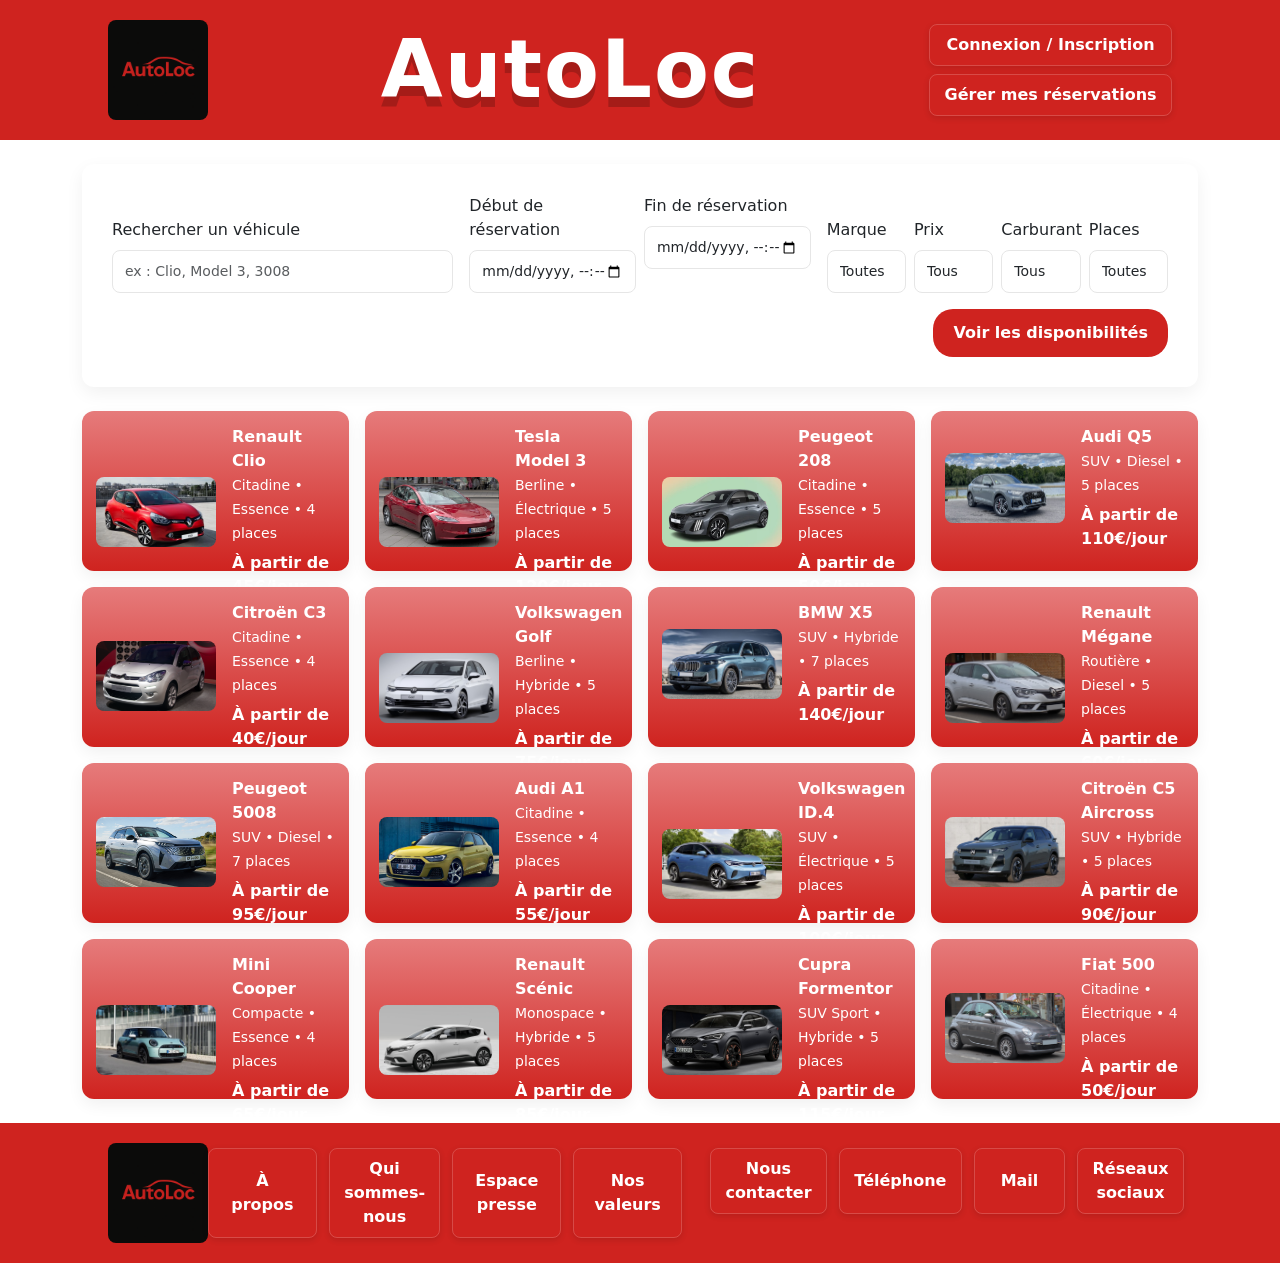
<file: indexbootstrap.html>
<!doctype html>
<html lang="fr">

<head>
  <meta charset="utf-8" />
  <meta name="viewport" content="width=device-width,initial-scale=1" />
  <title>AutoLoc - Location de voiture</title>
  <link rel="icon" type="image/png" href="Images/Favicon.ico">
  <link href="https://cdn.jsdelivr.net/npm/bootstrap@5.3.3/dist/css/bootstrap.min.css" rel="stylesheet">
  <link rel="stylesheet" href="style.css/indexbootstrap.css">
</head>

<body>

  <!-- ======== HEADER ======== -->
  <header class="site-header" role="banner">
    <div class="header-inner container-fluid d-flex justify-content-between align-items-center px-5">
    <div class="header-left d-flex align-items-center gap-3">
        <a class="logo d-flex align-items-center" href="index.html" aria-label="AutoLoc - accueil">
          <img src="Images/Logo.png" alt="Logo AutoLoc" class="logo-img me-3">
        </a>
      </div>

      <div class="header-center flex-fill d-flex justify-content-center">
        <a href="index.html" class="logo text-decoration-none text-white">
          <h1 class="site-title m-0">AutoLoc</h1>
        </a>
      </div>

      <div class="header-right d-flex align-items-center">
        <nav class="stacked-btn d-flex flex-column" role="navigation" aria-label="actions utilisateur">
          <button type="button" class="btn btn-auth mb-2" onclick="window.location.href='inscription.html'" id="btn-auth">Connexion / Inscription</button>
          <button type="button" class="btn btn-res" id="btn-res">Gérer mes réservations</button>
        </nav>
      </div>
    </div>
  </header>

  <!-- ======== MAIN ======== -->
  <main class="py-4">
    <div class="container">

      <!-- ======== Barre de recherche ======== -->
      <form class="search-bar" id="searchForm" aria-label="Recherche de véhicule"
        onsubmit="event.preventDefault(); performSearch();">

        <div class="row g-3 align-items-end">

          <!-- recherche texte -->
          <div class="col-12 col-md-4">
            <label for="q" class="form-label">Rechercher un véhicule</label>
            <input id="q" name="q" class="form-control search-input" placeholder="ex : Clio, Model 3, 3008" />
          </div>

          <!-- dates -->
          <div class="col-12 col-md-4">
            <div class="row g-2">
              <div class="col-6">
                <label for="start" class="form-label">Début de réservation</label>
                <input type="datetime-local" id="start" name="start" class="form-control datetime-select">
              </div>
              <div class="col-6">
                <label for="end" class="form-label">Fin de réservation</label>
                <input type="datetime-local" id="end" name="end" class="form-control datetime-select">
              </div>
            </div>
          </div>

          <!-- filtres -->
          <div class="col-12 col-md-4">
            <div class="row g-2">
              <div class="col-6 col-lg-3">
                <label for="marque" class="form-label">Marque</label>
                <select id="marque" class="form-select filter-select" name="type">
                  <option value="toutes">Toutes</option>
                  <option value="renault">Renault</option>
                  <option value="citroen">Citroën</option>
                  <option value="volkswagen">Volkswagen</option>
                  <option value="bmw">BMW</option>
                  <option value="peugeot">Peugeot</option>
                  <option value="tesla">Tesla</option>
                  <option value="audi">Audi</option>
                </select>
              </div>

              <div class="col-6 col-lg-3">
                <label for="price" class="form-label">Prix</label>
                <select id="price" class="form-select filter-select" name="price">
                  <option value="all">Tous</option>
                  <option value="lt500">&lt;60€/j</option>
                  <option value="500-1000">60-100€/j</option>
                  <option value="gt1000">&gt;100€/j</option>
                </select>
              </div>

              <div class="col-6 col-lg-3">
                <label for="fuel" class="form-label">Carburant</label>
                <select id="fuel" class="form-select filter-select" name="fuel">
                  <option value="any">Tous</option>
                  <option value="essence">Essence</option>
                  <option value="diesel">Diesel</option>
                  <option value="electrique">Électrique</option>
                  <option value="hybride">Hybride</option>
                </select>
              </div>

              <div class="col-6 col-lg-3">
                <label for="seats" class="form-label">Places</label>
                <select id="seats" class="form-select filter-select" name="seats">
                  <option value="any">Toutes</option>
                  <option value="2">2</option>
                  <option value="4">4</option>
                  <option value="5">5</option>
                  <option value="7">7+</option>
                </select>
              </div>
            </div>
          </div>

          <div class="col-12 d-flex justify-content-end">
            <button type="submit" class="btn search-submit" aria-label="Valider la recherche">Voir les disponibilités</button>
          </div>
        </div>
      </form>

      <!-- ======== Résultats ======== -->

      <section class="results-container mt-4">
        <div class="row g-3" aria-live="polite" id="results">

          <div class="col-12 col-sm-6 col-lg-3">
            <button class="card result-card w-100 text-start" onclick="window.location.href='vehicule-clio.html'">
              <div class="d-flex align-items-center gap-3">
                <div class="thumb flex-shrink-0"><img src="Images/Photos voiture/renault/renaultclio1.jpg.webp" alt="Renault Clio"></div>
                <div>
                  <strong>Renault Clio</strong><br>
                  <small>Citadine • Essence • 4 places</small><br>
                  <span class="price">À partir de 45€/jour</span>
                </div>
              </div>
            </button>
          </div>

          <div class="col-12 col-sm-6 col-lg-3">
            <button class="card result-card w-100 text-start" onclick="window.location.href='tesla.html'">
              <div class="d-flex align-items-center gap-3">
                <div class="thumb flex-shrink-0"><img src="Images/Photos voiture/tesla/tesla1.jpg" alt="Tesla Model 3"></div>
                <div>
                  <strong>Tesla Model 3</strong><br>
                  <small>Berline • Électrique • 5 places</small><br>
                  <span class="price">À partir de 120€/jour</span>
                </div>
              </div>
            </button>
          </div>

          <div class="col-12 col-sm-6 col-lg-3">
            <button class="card result-card w-100 text-start" onclick="window.location.href='vehicule-208.html'">
              <div class="d-flex align-items-center gap-3">
                <div class="thumb flex-shrink-0"><img src="Images/Photos voiture/peugeot/peugeot2081.jpg" alt="Peugeot 208"></div>
                <div>
                  <strong>Peugeot 208</strong><br>
                  <small>Citadine • Essence • 5 places</small><br>
                  <span class="price">À partir de 50€/jour</span>
                </div>
              </div>
            </button>
          </div>

          <div class="col-12 col-sm-6 col-lg-3">
            <button class="card result-card w-100 text-start" onclick="window.location.href='vehicule-q5.html'">
              <div class="d-flex align-items-center gap-3">
                <div class="thumb flex-shrink-0"><img src="Images/Photos voiture/audi/audiq51.jpg" alt="Audi Q5"></div>
                <div>
                  <strong>Audi Q5</strong><br>
                  <small>SUV • Diesel • 5 places</small><br>
                  <span class="price">À partir de 110€/jour</span>
                </div>
              </div>
            </button>
          </div>

          <div class="col-12 col-sm-6 col-lg-3">
            <button class="card result-card w-100 text-start" onclick="window.location.href='vehicule-c3.html'">
              <div class="d-flex align-items-center gap-3">
                <div class="thumb flex-shrink-0"><img src="Images/Photos voiture/citroen/citroenC31.jpg" alt="Citroën C3"></div>
                <div>
                  <strong>Citroën C3</strong><br>
                  <small>Citadine • Essence • 4 places</small><br>
                  <span class="price">À partir de 40€/jour</span>
                </div>
              </div>
            </button>
          </div>

          <div class="col-12 col-sm-6 col-lg-3">
            <button class="card result-card w-100 text-start" onclick="window.location.href='vehicule-golf.html'">
              <div class="d-flex align-items-center gap-3">
                <div class="thumb flex-shrink-0"><img src="Images/Photos voiture/volkswagen/volkswagengolf1.jpg" alt="Volkswagen Golf"></div>
                <div>
                  <strong>Volkswagen Golf</strong><br>
                  <small>Berline • Hybride • 5 places</small><br>
                  <span class="price">À partir de 75€/jour</span>
                </div>
              </div>
            </button>
          </div>

          <div class="col-12 col-sm-6 col-lg-3">
            <button class="card result-card w-100 text-start" onclick="window.location.href='vehicule-x5.html'">
              <div class="d-flex align-items-center gap-3">
                <div class="thumb flex-shrink-0"><img src="Images/Photos voiture/BMW/BMWX51.jpg" alt="BMW X5"></div>
                <div>
                  <strong>BMW X5</strong><br>
                  <small>SUV • Hybride • 7 places</small><br>
                  <span class="price">À partir de 140€/jour</span>
                </div>
              </div>
            </button>
          </div>

          <div class="col-12 col-sm-6 col-lg-3">
            <button class="card result-card w-100 text-start" onclick="window.location.href='vehicule-megane.html'">
              <div class="d-flex align-items-center gap-3">
                <div class="thumb flex-shrink-0"><img src="Images/Photos voiture/renault/renaultmegane1.jpg" alt="Renault Mégane"></div>
                <div>
                  <strong>Renault Mégane</strong><br>
                  <small>Routière • Diesel • 5 places</small><br>
                  <span class="price">À partir de 60€/jour</span>
                </div>
              </div>
            </button>
          </div>
          <div class="col-12 col-sm-6 col-lg-3">
            <button class="card result-card w-100 text-start" onclick="window.location.href='vehicule-5008.html'">
              <div class="d-flex align-items-center gap-3">
                <div class="thumb flex-shrink-0"><img src="Images/Photos voiture/peugeot/peugeot50081.jpg" alt="Peugeot 5008"></div>
                <div>
                  <strong>Peugeot 5008</strong><br>
                  <small>SUV • Diesel • 7 places</small><br>
                  <span class="price">À partir de 95€/jour</span>
                </div>
              </div>
            </button>
          </div>

          <div class="col-12 col-sm-6 col-lg-3">
            <button class="card result-card w-100 text-start" onclick="window.location.href='vehicule-a1.html'">
              <div class="d-flex align-items-center gap-3">
                <div class="thumb flex-shrink-0"><img src="Images/Photos voiture/audi/audia11.jpg" alt="Audi A1"></div>
                <div>
                  <strong>Audi A1</strong><br>
                  <small>Citadine • Essence • 4 places</small><br>
                  <span class="price">À partir de 55€/jour</span>
                </div>
              </div>
            </button>
          </div>

          <div class="col-12 col-sm-6 col-lg-3">
            <button class="card result-card w-100 text-start" onclick="window.location.href='vehicule-id4.html'">
              <div class="d-flex align-items-center gap-3">
                <div class="thumb flex-shrink-0"><img src="Images/Photos voiture/volkswagen/volkswagenid41.jpg" alt="Volkswagen ID.4"></div>
                <div>
                  <strong>Volkswagen ID.4</strong><br>
                  <small>SUV • Électrique • 5 places</small><br>
                  <span class="price">À partir de 100€/jour</span>
                </div>
              </div>
            </button>
          </div>

          <div class="col-12 col-sm-6 col-lg-3">
            <button class="card result-card w-100 text-start" onclick="window.location.href='vehicule-c5aircross.html'">
              <div class="d-flex align-items-center gap-3">
                <div class="thumb flex-shrink-0"><img src="Images/Photos voiture/citroen/citroenc5aircross1.jpg" alt="Citroën C5 Aircross"></div>
                <div>
                  <strong>Citroën C5 Aircross</strong><br>
                  <small>SUV • Hybride • 5 places</small><br>
                  <span class="price">À partir de 90€/jour</span>
                </div>
              </div>
            </button>
          </div>

          <div class="col-12 col-sm-6 col-lg-3">
            <button class="card result-card w-100 text-start" onclick="window.location.href='vehicule-mini.html'">
              <div class="d-flex align-items-center gap-3">
                <div class="thumb flex-shrink-0"><img src="Images/Photos voiture/mini/minicooper1.jpg" alt="Mini Cooper"></div>
                <div>
                  <strong>Mini Cooper</strong><br>
                  <small>Compacte • Essence • 4 places</small><br>
                  <span class="price">À partir de 65€/jour</span>
                </div>
              </div>
            </button>
          </div>

          <div class="col-12 col-sm-6 col-lg-3">
            <button class="card result-card w-100 text-start" onclick="window.location.href='vehicule-scenic.html'">
              <div class="d-flex align-items-center gap-3">
                <div class="thumb flex-shrink-0"><img src="Images/Photos voiture/renault/renaultscenic1.jpg" alt="Renault Scénic"></div>
                <div>
                  <strong>Renault Scénic</strong><br>
                  <small>Monospace • Hybride • 5 places</small><br>
                  <span class="price">À partir de 85€/jour</span>
                </div>
              </div>
            </button>
          </div>

          <div class="col-12 col-sm-6 col-lg-3">
            <button class="card result-card w-100 text-start" onclick="window.location.href='vehicule-cupraformentor.html'">
              <div class="d-flex align-items-center gap-3">
                <div class="thumb flex-shrink-0"><img src="Images/Photos voiture/cupra/cupraformentor1.jpg" alt="Cupra Formentor"></div>
                <div>
                  <strong>Cupra Formentor</strong><br>
                  <small>SUV Sport • Hybride • 5 places</small><br>
                  <span class="price">À partir de 115€/jour</span>
                </div>
              </div>
            </button>
          </div>

          <div class="col-12 col-sm-6 col-lg-3">
            <button class="card result-card w-100 text-start" onclick="window.location.href='vehicule-fiat500.html'">
              <div class="d-flex align-items-center gap-3">
                <div class="thumb flex-shrink-0"><img src="Images/Photos voiture/fiat/fiat5001.jpg" alt="Fiat 500"></div>
                <div>
                  <strong>Fiat 500</strong><br>
                  <small>Citadine • Électrique • 4 places</small><br>
                  <span class="price">À partir de 50€/jour</span>
                </div>
              </div>
            </button>
          </div>

        </div>
      </section>
    </div>
  </main>

  <!-- ======== FOOTER ======== -->

  <footer class="site-footer">
    <div class="footer-inner d-flex justify-content-between align-items-center w-100 px-5">
      <img src="Images/Logo.png" alt="Logo" class="logo-img">
      <div class="footer-columns">

        <div class="row">
          <button class="col footer-btn">À propos</button>
          <button class="col footer-btn">Qui sommes-nous</button>
          <button class="col footer-btn">Espace presse</button>
          <button class="col footer-btn">Nos valeurs</button>
      </div>

        <div class="row" >
          <button class="col footer-btn">Nous contacter</button>
          <button class="col footer-btn">Téléphone</button>
          <button class="col footer-btn">Mail</button>
          <button class="col footer-btn">Réseaux sociaux</button>
        </div>

      </div>
    </div>
</footer>

</body>
</html>
</file>
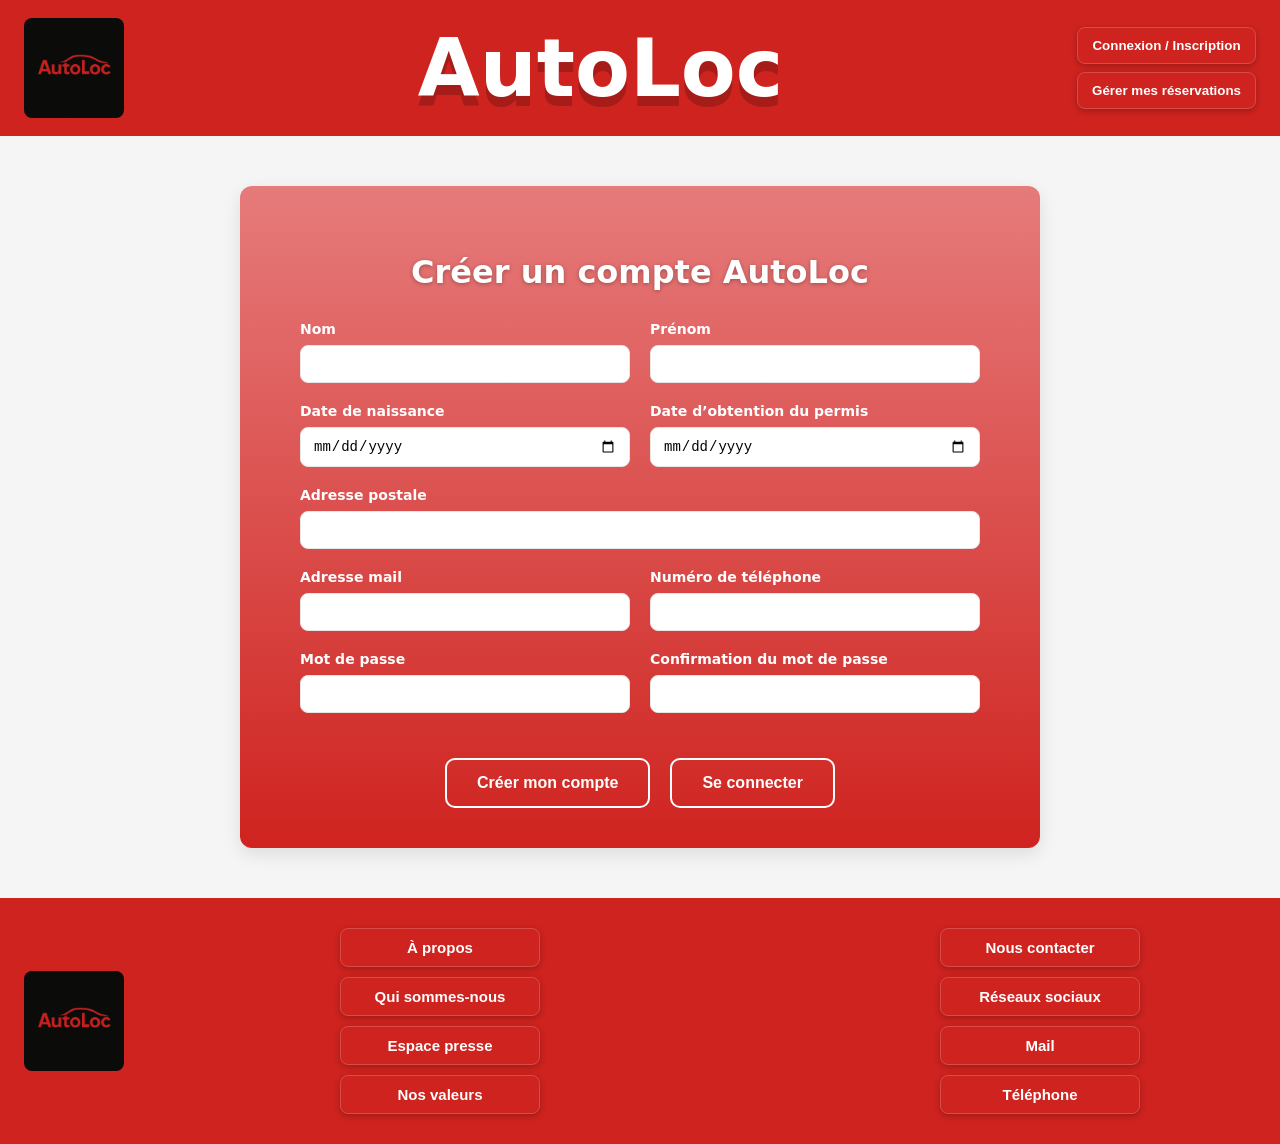
<file: inscription.html>
<!doctype html>
<html lang="fr">

<head>
  <meta charset="utf-8" />
  <meta name="viewport" content="width=device-width,initial-scale=1" />
  <title>AutoLoc - Inscription</title>
  <link rel="stylesheet" href="style.css/inscription.css">
  <link rel="icon" type="image/png" href="Images/Favicon.ico">
</head>

<body>

  <!-- ======== HEADER ======== -->
  <header class="site-header" role="banner">
    <div class="header-left">
      <a class="logo" href="index.html" aria-label="AutoLoc - accueil">
        <img src="Images/Logo.png" alt="Logo AutoLoc" class="logo-img">
      </a>
    </div>

    <div class="header-center">
      <a href="index.html" class="logo">
        <h1 class="site-title">AutoLoc</h1>
      </a>
    </div>

    <div class="header-right">
      <div class="stacked-btn" role="navigation" aria-label="actions utilisateur">
        <button class="btn" id="btn-auth">Connexion / Inscription</button>
        <button class="btn secondary" id="btn-res">Gérer mes réservations</button>
      </div>
    </div>
  </header>

  <!-- ======== MAIN ======== -->
  <main>
    <section class="form-section">
      <h2>Créer un compte AutoLoc</h2>

      <form class="signup-form" aria-label="Formulaire d'inscription" onsubmit="event.preventDefault();">
        <div class="form-group">
          <label for="nom">Nom</label>
          <input type="text" id="nom" name="nom" required>
        </div>

        <div class="form-group">
          <label for="prenom">Prénom</label>
          <input type="text" id="prenom" name="prenom" required>
        </div>

        <div class="form-group">
          <label for="naissance">Date de naissance</label>
          <input type="date" id="naissance" name="naissance" required>
        </div>

        <div class="form-group">
          <label for="permis">Date d’obtention du permis</label>
          <input type="date" id="permis" name="permis" required>
        </div>

        <div class="form-group full-width">
          <label for="adresse">Adresse postale</label>
          <input type="text" id="adresse" name="adresse" required>
        </div>

        <div class="form-group">
          <label for="email">Adresse mail</label>
          <input type="email" id="email" name="email" required>
        </div>

        <div class="form-group">
          <label for="telephone">Numéro de téléphone</label>
          <input type="tel" id="telephone" name="telephone" pattern="[0-9]{10}" required>
        </div>

        <div class="form-group">
          <label for="password">Mot de passe</label>
          <input type="mdp" id="password" name="password" required >
        </div>

        <div class="form-group">
          <label for="password">Confirmation du mot de passe</label>
          <input type="mdp" id="password" name="password" required >
        </div>

      <div class="btn-row">
        <button type="submit" class="submit-btn">Créer mon compte</button>
        <button type="button" class="submit-btn secondary">Se connecter</button>
      </div>

      </form>

    </section>

  </main>

  <!-- ======== FOOTER ======== -->
   
  <footer class="site-footer" role="contentinfo">
    <div class="footer-left">
      <a class="logo" href="index.html" aria-label="AutoLoc - accueil">
        <img src="Images/Logo.png" alt="Logo AutoLoc" class="logo-img">
      </a>
    </div>

    <div class="footer-columns">
      <div class="footer-col">
        <button class="footer-btn">À propos</button>
        <button class="footer-btn">Qui sommes-nous</button>
        <button class="footer-btn">Espace presse</button>
        <button class="footer-btn">Nos valeurs</button>
      </div>

      <div class="footer-col">
        <button class="footer-btn">Nous contacter</button>
        <button class="footer-btn">Réseaux sociaux</button>
        <button class="footer-btn">Mail</button>
        <button class="footer-btn">Téléphone</button>
      </div>
    </div>
  </footer>

  
</body>

</html>
</file>
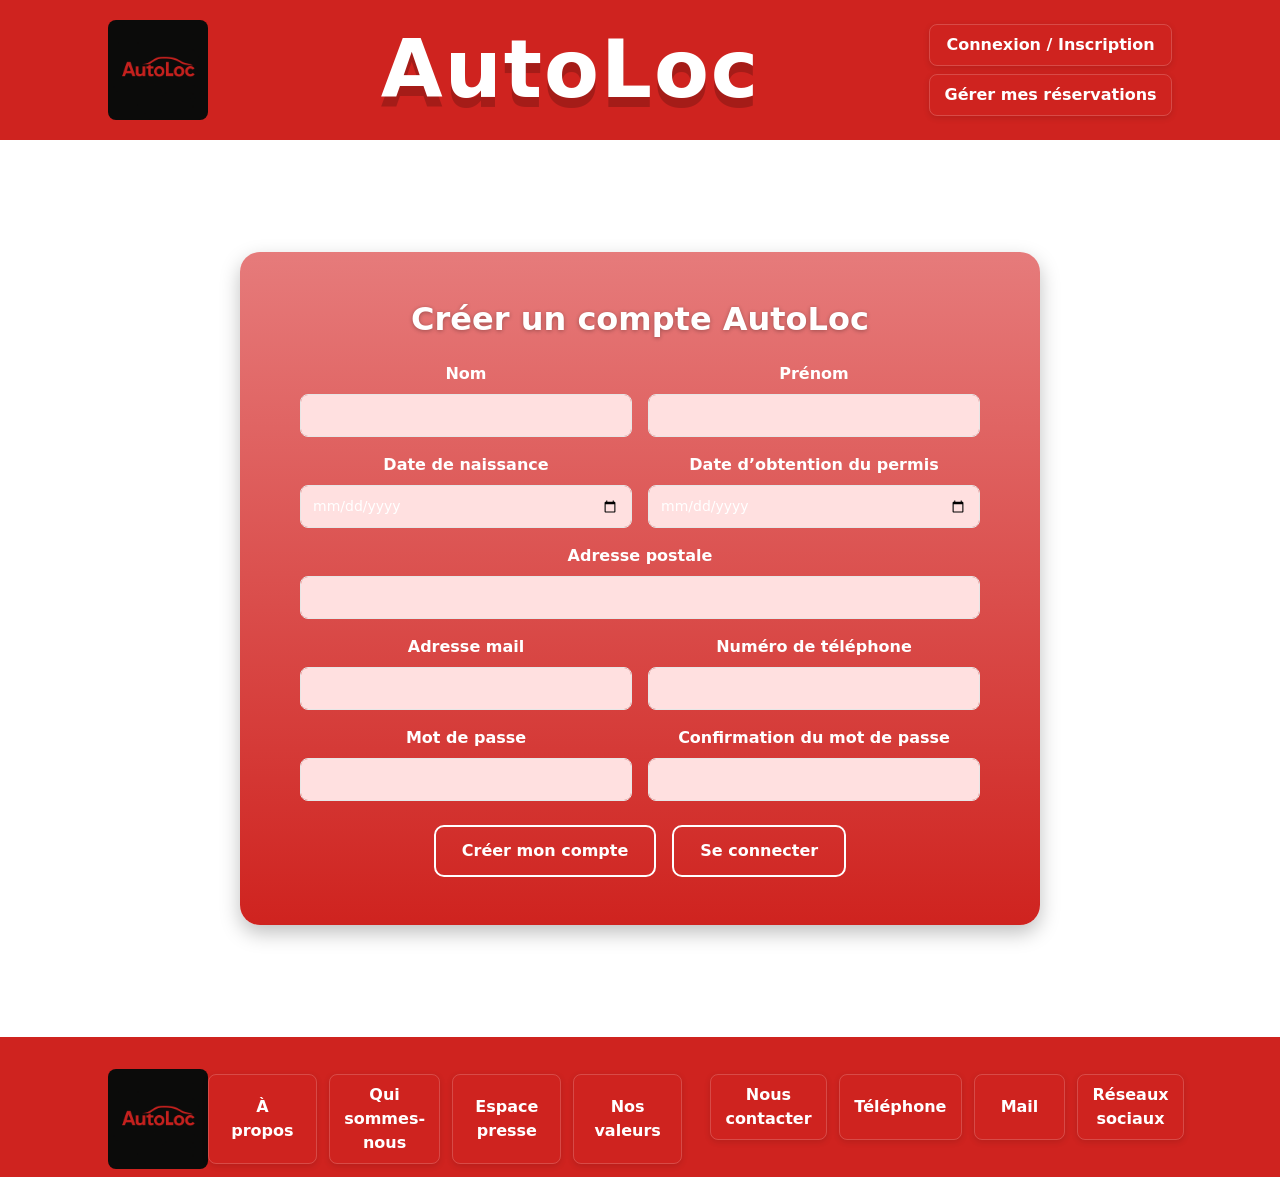
<file: inscriptionbootstrap.html>
<!doctype html>
<html lang="fr">
<head>
  <meta charset="utf-8" />
  <meta name="viewport" content="width=device-width,initial-scale=1" />
  <title>AutoLoc - Inscription</title>
  <link href="https://cdn.jsdelivr.net/npm/bootstrap@5.3.3/dist/css/bootstrap.min.css" rel="stylesheet">
  <link rel="stylesheet" href="style.css/inscriptionbootstrap.css">
  <link rel="icon" type="image/png" href="Images/Favicon.ico">
</head>

<body>

  <!-- ======== HEADER ======== -->
  <header class="site-header" role="banner">
    <div class="header-inner container-fluid d-flex justify-content-between align-items-center px-5">
    <div class="header-left d-flex align-items-center gap-3">
        <a class="logo d-flex align-items-center" href="index.html" aria-label="AutoLoc - accueil">
          <img src="Images/Logo.png" alt="Logo AutoLoc" class="logo-img me-3">
        </a>
      </div>

      <div class="header-center flex-fill d-flex justify-content-center">
        <a href="index.html" class="logo text-decoration-none text-white">
          <h1 class="site-title m-0">AutoLoc</h1>
        </a>
      </div>

      <div class="header-right d-flex align-items-center">
        <nav class="stacked-btn d-flex flex-column" role="navigation" aria-label="actions utilisateur">
          <button type="button" class="btn btn-auth mb-2" onclick="window.location.href='inscription.html'" id="btn-auth">Connexion / Inscription</button>
          <button type="button" class="btn btn-res" id="btn-res">Gérer mes réservations</button>
        </nav>
      </div>
    </div>
  </header>

  <!-- ======== MAIN ======== -->
  <main class="d-flex justify-content-center align-items-center py-5">
    <section class="form-section text-center w-100">
      <div class="container">
        <h2 class="mb-4">Créer un compte AutoLoc</h2>

        <form class="signup-form" aria-label="Formulaire d'inscription" onsubmit="event.preventDefault();">
          <div class="row g-3">
            <div class="col-md-6">
              <label for="nom" class="form-label">Nom</label>
              <input type="text" id="nom" name="nom" class="form-control" required>
            </div>

            <div class="col-md-6">
              <label for="prenom" class="form-label">Prénom</label>
              <input type="text" id="prenom" name="prenom" class="form-control" required>
            </div>

            <div class="col-md-6">
              <label for="naissance" class="form-label">Date de naissance</label>
              <input type="date" id="naissance" name="naissance" class="form-control" required>
            </div>

            <div class="col-md-6">
              <label for="permis" class="form-label">Date d’obtention du permis</label>
              <input type="date" id="permis" name="permis" class="form-control" required>
            </div>

            <div class="col-12">
              <label for="adresse" class="form-label">Adresse postale</label>
              <input type="text" id="adresse" name="adresse" class="form-control" required>
            </div>

            <div class="col-md-6">
              <label for="email" class="form-label">Adresse mail</label>
              <input type="email" id="email" name="email" class="form-control" required>
            </div>

            <div class="col-md-6">
              <label for="telephone" class="form-label">Numéro de téléphone</label>
              <input type="tel" id="telephone" name="telephone" class="form-control" pattern="[0-9]{10}" required>
            </div>

            <div class="col-md-6">
              <label for="password" class="form-label">Mot de passe</label>
              <input type="password" id="password" name="password" class="form-control" required>
            </div>

            <div class="col-md-6">
              <label for="confirm-password" class="form-label">Confirmation du mot de passe</label>
              <input type="password" id="confirm-password" name="confirm-password" class="form-control" required>
            </div>
          </div>

          <div class="d-flex justify-content-center gap-3 mt-4">
            <button type="submit" class="submit-btn">Créer mon compte</button>
            <button type="button" class="submit-btn secondary">Se connecter</button>
          </div>
        </form>
      </div>
    </section>
  </main>

  <!-- ======== FOOTER ======== -->

  <footer class="site-footer">
    <div class="footer-inner d-flex justify-content-between align-items-center w-100 px-5">
      <img src="Images/Logo.png" alt="Logo" class="logo-img">
      <div class="footer-columns">

        <div class="row">
          <button class="col footer-btn">À propos</button>
          <button class="col footer-btn">Qui sommes-nous</button>
          <button class="col footer-btn">Espace presse</button>
          <button class="col footer-btn">Nos valeurs</button>
      </div>

        <div class="row" >
          <button class="col footer-btn">Nous contacter</button>
          <button class="col footer-btn">Téléphone</button>
          <button class="col footer-btn">Mail</button>
          <button class="col footer-btn">Réseaux sociaux</button>
        </div>

      </div>
    </div>
</footer>

</body>
</html>
</file>
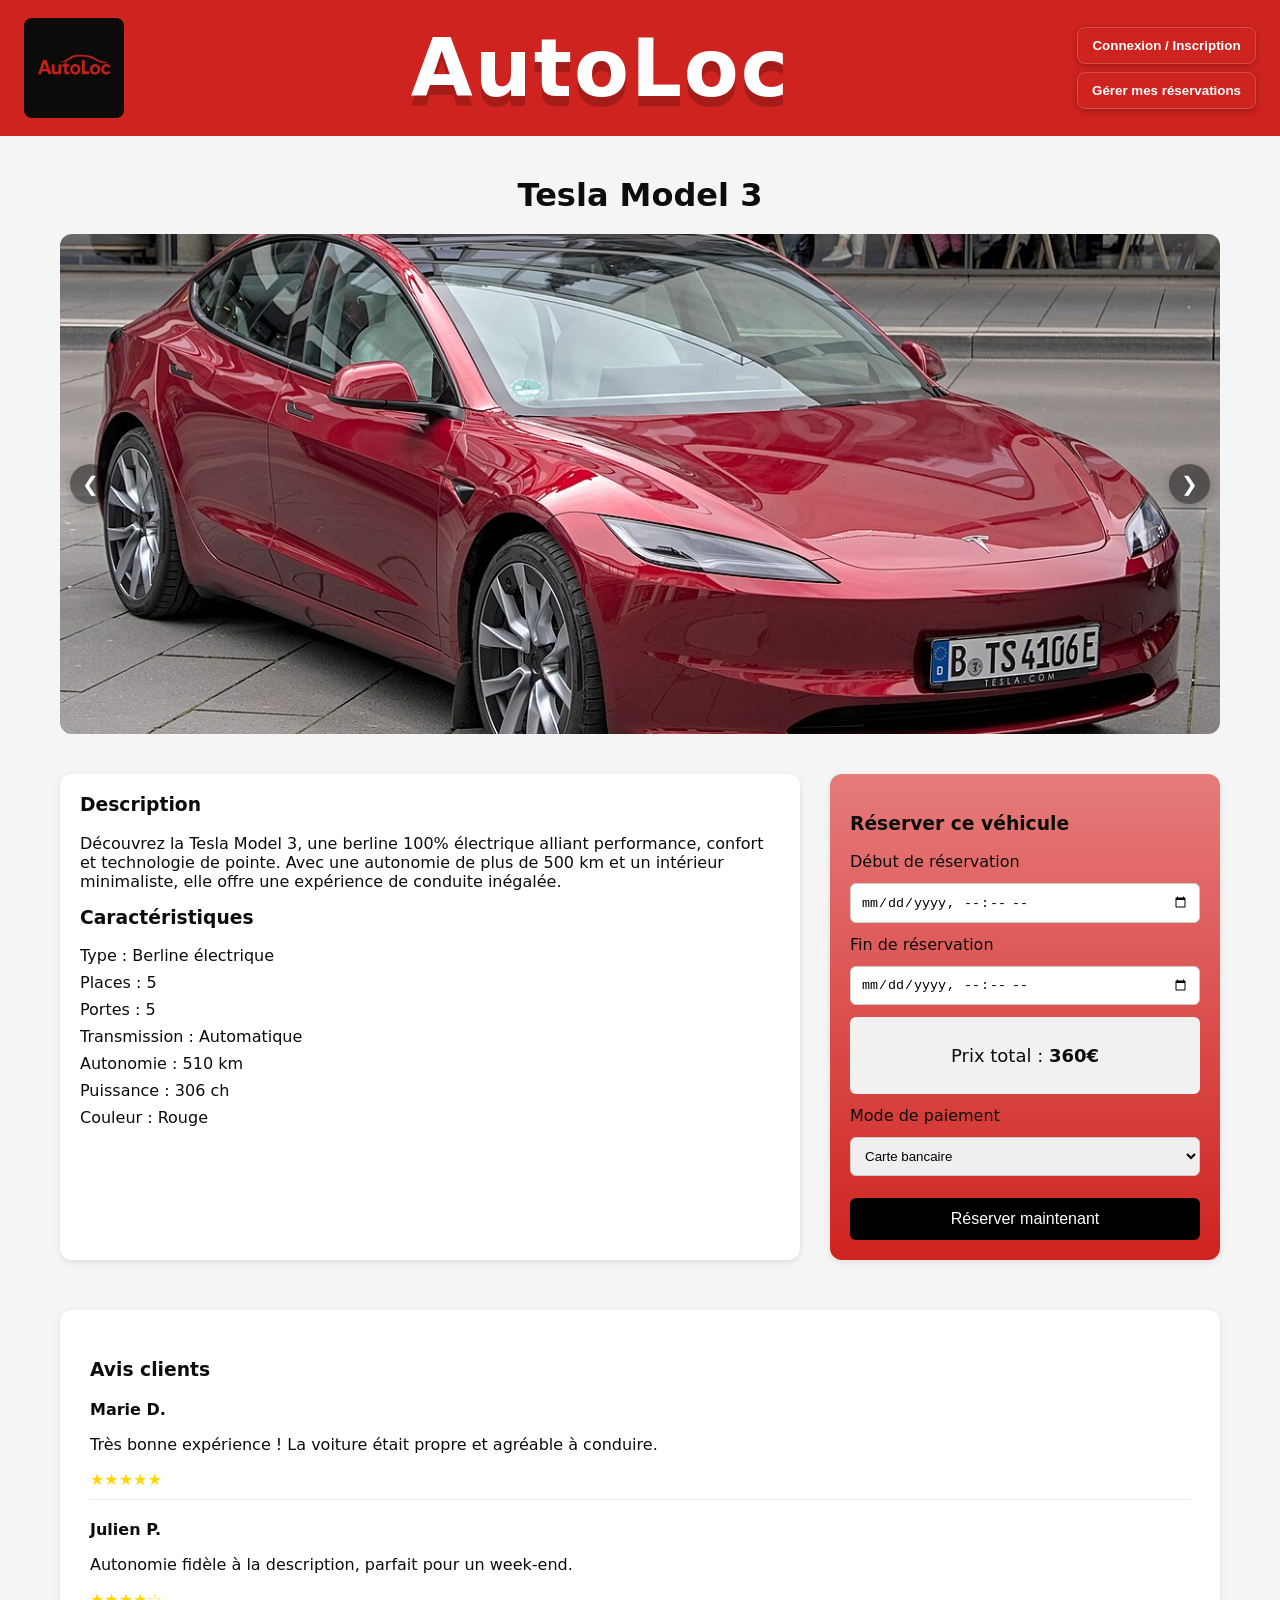
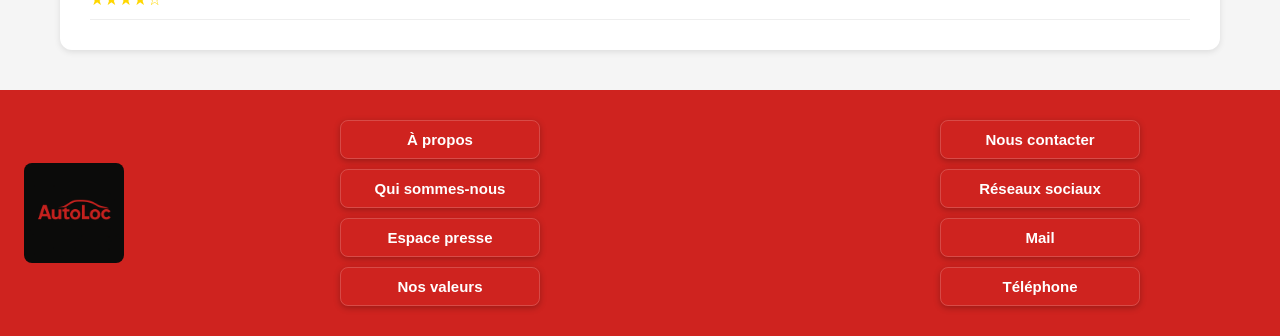
<file: tesla.html>
<!doctype html>
<html lang="fr">

<head>
  <meta charset="utf-8" />
  <meta name="viewport" content="width=device-width,initial-scale=1" />
  <title>AutoLoc - Détails du véhicule</title>
  <link rel="stylesheet" href="style.css/tesla.css" />
  <link rel="icon" type="image/png" href="Images/Favicon.ico">

</head>

<body>

  <!-- ======== HEADER ======== -->

  <header class="site-header" role="banner">
    <div class="header-left">
      <a class="logo" href="index.html" aria-label="AutoLoc - accueil">
        <img src="Images/Logo.png" alt="Logo AutoLoc" class="logo-img">
      </a>
    </div>

    <div class="header-center">
      <a href="index.html" class="logo">
        <h1 class="site-title">AutoLoc</h1>
      </a>
    </div>

    <div class="header-right">
      <div class="stacked-btn" role="navigation" aria-label="actions utilisateur">
        <button class="btn" onclick="window.location.href='inscription.html'" id="btn-auth">Connexion / Inscription</button>
        <button class="btn secondary" id="btn-res">Gérer mes réservations</button>
      </div>
    </div>
  </header>

  <!-- ======== CONTENU PRINCIPAL ======== -->
  <main class="vehicule-container">

    <!-- ========== Galerie + nom du véhicule ========== -->
    <section class="vehicule-galerie">
      <h2 class="vehicule-titre">Tesla Model 3</h2>

      <div class="carousel" aria-roledescription="carousel">
        <!-- flèche gauche -->
        <button class="carousel-btn prev" aria-label="image précédente">&#10094;</button>

        <!-- track d'images -->
        <div class="carousel-track">
          <img src="Images/Photos voiture/tesla/tesla1.jpg" alt="Vue avant Tesla Model 3">
          <img src="Images/Photos voiture/tesla/tesla2.jpg" alt="Vue arrière Tesla Model 3">
          <img src="Images/Photos voiture/tesla/tesla3.jpg" alt="Intérieur Tesla Model 3">
        </div>

        <!-- flèche droite -->
        <button class="carousel-btn next" aria-label="image suivante">&#10095;</button>
      </div>
    </section>

    <!-- ========= Description & caractéristiques ========= -->
    <section class="vehicule-details">
      <div class="vehicule-infos">
        <div class="description">
          <h3>Description</h3>
          <p>
            Découvrez la Tesla Model 3, une berline 100% électrique alliant performance,
            confort et technologie de pointe. Avec une autonomie de plus de 500 km et un
            intérieur minimaliste, elle offre une expérience de conduite inégalée.
          </p>
        </div>

        <div class="caracteristiques">
          <h3>Caractéristiques</h3>
          <ul>
            <li>Type : Berline électrique</li>
            <li>Places : 5</li>
            <li>Portes : 5</li>
            <li>Transmission : Automatique</li>
            <li>Autonomie : 510 km</li>
            <li>Puissance : 306 ch</li>
            <li>Couleur : Rouge</li>
          </ul>
        </div>
      </div>

      <!-- ========= Bandeau de réservation ========= -->
      <aside class="reservation-panel">
        <h3>Réserver ce véhicule</h3>
        <form>
          <label for="start">Début de réservation</label>
          <input type="datetime-local" id="start" name="start">

          <label for="end">Fin de réservation</label>
          <input type="datetime-local" id="end" name="end">

          <div class="prix-total">
            <p>Prix total : <strong>360€</strong></p>
          </div>

          <label for="payment">Mode de paiement</label>
          <select id="payment" name="payment">
            <option value="cb">Carte bancaire</option>
            <option value="paypal">PayPal</option>
            <option value="virement">Virement bancaire</option>
          </select>

          <button type="submit" class="btn-reserver">Réserver maintenant</button>
        </form>
      </aside>
    </section>

    <!-- ======== Avis clients ======= -->
    <section class="avis">
      <h3>Avis clients</h3>
      <div class="avis-liste">
        <article class="avis-item">
          <strong>Marie D.</strong>
          <p>Très bonne expérience ! La voiture était propre et agréable à conduire.</p>
          <span>★★★★★</span>
        </article>

        <article class="avis-item">
          <strong>Julien P.</strong>
          <p>Autonomie fidèle à la description, parfait pour un week-end.</p>
          <span>★★★★☆</span>
        </article>
      </div>
    </section>
  </main>

  <!-- ======== FOOTER ======== -->
  <footer class="site-footer" role="contentinfo">
    <div class="footer-left">
      <a class="logo" href="index.html" aria-label="AutoLoc - accueil">
        <img src="Images/Logo.png" alt="Logo AutoLoc" class="logo-img">
      </a>
    </div>

    <div class="footer-columns">
      <div class="footer-col">
        <button class="footer-btn">À propos</button>
        <button class="footer-btn">Qui sommes-nous</button>
        <button class="footer-btn">Espace presse</button>
        <button class="footer-btn">Nos valeurs</button>
      </div>

      <div class="footer-col">
        <button class="footer-btn">Nous contacter</button>
        <button class="footer-btn">Réseaux sociaux</button>
        <button class="footer-btn">Mail</button>
        <button class="footer-btn">Téléphone</button>
      </div>

    </div>
  </footer>

  <!-- ======  Petit carrousel simple (JS minimal) ====== -->
  <script>
    document.addEventListener('DOMContentLoaded', () => {
      const track = document.querySelector('.carousel-track');
      const nextBtn = document.querySelector('.next');
      const prevBtn = document.querySelector('.prev');
      let index = 0;

      // Si éléments manquants -> rien ne se passe
      if (!track || !nextBtn || !prevBtn) return;

      // s'assure que chaque image prend 100% de la fenêtre du carrousel
      function setSizes() {
        const imgs = Array.from(track.querySelectorAll('img'));
        const containerWidth = track.parentElement.clientWidth;
        imgs.forEach(img => {
          img.style.minWidth = containerWidth + 'px';
        });
        // repositionne après un resize
        track.style.transform = `translateX(-${index * containerWidth}px)`;
      }

      // initial et au resize
      setSizes();
      window.addEventListener('resize', setSizes);

      // navigation
      nextBtn.addEventListener('click', () => {
        const count = track.children.length;
        index = (index + 1) % count;
        const w = track.parentElement.clientWidth;
        track.style.transform = `translateX(-${index * w}px)`;
        // garantie : réaffiche les boutons si, pour une raison quelconque, CSS/JS les a masqués
        prevBtn.style.display = '';
        nextBtn.style.display = '';
      });

      prevBtn.addEventListener('click', () => {
        const count = track.children.length;
        index = (index - 1 + count) % count;
        const w = track.parentElement.clientWidth;
        track.style.transform = `translateX(-${index * w}px)`;
        // garantie : réaffiche les boutons si, pour une raison quelconque, CSS/JS les a masqués
        prevBtn.style.display = '';
        nextBtn.style.display = '';
      });
    });
  </script>

</body>
</html>
</file>
<file: style.css/inscription.css>
/****** VARIABLES GLOBALES *******/
 /***********************************/
:root {
  --red: #CF231F;
  --black: #0C0C0B;
  --white: #ffffff;
  --muted: #f5f5f5;
  --radius: 10px;
  --gap: 12px;
  font-family: Inter, system-ui, -apple-system, "Segoe UI", Roboto, "Helvetica Neue", Arial;
}

* { box-sizing: border-box; }

html, body {
  height: 100%;
  margin: 0;
  background: var(--muted);
  color: var(--black);
}

/***********************************/
 /****** HEADER, LOGOS, TITRES, BOUTONS *******/
 /***********************************/

header.site-header {
  background: var(--red);
  color: var(--white);
  padding: 18px 24px;
  display: flex;
  align-items: center;
  justify-content: space-between;
  gap: 16px;
}

.logo {
  display: flex;
  align-items: center;
  gap: 10px;
  text-decoration: none;
  color: var(--white);
  font-weight: 700;
}

.logo-img { height: 100px; border-radius: 8px; }
.site-title { font-size: 80px; margin: 0; text-shadow: 0 10px 0 rgba(0, 0, 0, 0.2); }

.header-right { flex-direction: column; align-items: flex-end; }
.stacked-btn { display: flex; flex-direction: column; gap: 8px; }

.btn {
  background: transparent;
  color: var(--white);
  border: 1px solid rgba(255, 255, 255, 0.18);
  padding: 10px 14px;
  border-radius: 8px;
  cursor: pointer;
  font-weight: 600;
  box-shadow: 0 2px 6px rgba(0, 0, 0, 0.25);
  transition: background 0.2s ease;
}
.btn:hover { background: rgba(255, 255, 255, 0.15); }

/***********************************/
 /****** FORMULAIRE D'INSCRIPTION *******/
 /***********************************/

main {
  display: flex;
  justify-content: center;
  align-items: center;
  margin: 50px auto;
  width: 100%;
  max-width: 1200px; 
}

main.inscription-main {
  display: flex;
  justify-content: center;
  align-items: center;
  min-height: calc(100vh - 160px);
  background-color: var(--muted);
  padding: 20px;
}

.form-section {
  background: var(--white);
  border-radius: 12px;
  box-shadow: 0 6px 18px rgba(12, 12, 11, 0.1);
  padding: 40px 60px;
  text-align: center;
  width: 100%;
  max-width: 800px;
  background: linear-gradient(rgb(230, 123, 123), #CF231F);
}

.form-section h2 {
  font-size: 32px;
  margin-bottom: 30px;
  color: var(--white);
  text-shadow: 0 1px 4px rgba(0,0,0,0.3);
}

.signup-form {
  display: flex;
  flex-wrap: wrap;
  gap: 20px;
  justify-content: space-between;
}

.form-group {
  display: flex;
  flex-direction: column;
  text-align: left;
  flex: 1 1 45%;
}

.form-group.full-width {
  flex: 1 1 100%;
}

label {
  font-weight: 700;
  font-size: 14px;
  margin-bottom: 8px;
  color: var(--white);
}

input {
  padding: 10px 12px;
  border-radius: 8px;
  border: 1px solid #e6e6e6;
  background: var(--white);
  font-size: 14px;
}

.btn-row {
  display: flex;
  justify-content: center;
  gap: 20px;
  margin-top: 25px;
  width: 100%;
}

.submit-btn {
  background: transparent;
  color: var(--white);
  font-weight: 700;
  border-radius: 10px;
  padding: 14px 30px;
  cursor: pointer;
  font-size: 16px;
  transition: background 0.2s ease;
  border: 2px solid var(--white);
}

.submit-btn.secondary {
  background: transparent;
  border: 2px solid var(--white);
}

.submit-btn:hover {
  background: #dd9292;
}

.submit-btn.secondary:hover {
  background: rgba(255, 255, 255, 0.2);
}

/***********************************/
 /****** FOOTER *******/
 /***********************************/
 
.site-footer {
  background: var(--red);
  color: var(--white);
  padding: 30px 24px;
  display: flex;
  flex-wrap: wrap;
  align-items: flex-start;
  justify-content: center;
  gap: 100px;
  text-align: left;
}

.footer-left {
  display: flex;
  align-items: center;
  justify-content: center;
  margin-top: auto;
  margin-bottom: auto;
}

.footer-columns {
  display: flex;
  justify-content: center;
  align-items: flex-start;
  gap: 400px;
  flex-wrap: wrap;
  flex: 1;
}

.footer-col {
  display: flex;
  flex-direction: column;
  gap: 10px;
  align-items: flex-start;
}

.footer-btn {
  background: transparent;
  color: var(--white);
  border: 1px solid rgba(255, 255, 255, 0.18);
  padding: 10px 14px;
  border-radius: 8px;
  cursor: pointer;
  font-weight: 600;
  font-size: 15px;
  box-shadow: 0 2px 6px rgba(0, 0, 0, 0.25);
  transition: background 0.2s ease;
  width: 200px;
  text-align: center;
}
.footer-btn:hover { background: rgba(255, 255, 255, 0.15); }
</file>
<file: style.css/tesla.css>
/****** VARIABLES GLOBALES *******/
 /***********************************/
:root {
  --red: #CF231F;
  --black: #0C0C0B;
  --white: #ffffff;
  --muted: #f5f5f5;
  --radius: 10px;
  --gap: 12px;
  font-family: Inter, system-ui, -apple-system, "Segoe UI", Roboto, "Helvetica Neue", Arial;
}

* { box-sizing: border-box; }

html, body {
  height: 100%;
  margin: 0;
  background: var(--muted);
  color: var(--black);
}

/***********************************/
 /****** HEADER, LOGOS, TITRES, BOUTONS *******/
/***********************************/

header.site-header {
  background: var(--red);
  color: var(--white);
  padding: 18px 24px;
  display: flex;
  align-items: center;
  justify-content: space-between;
  gap: 16px;
}

.header-left, .header-center, .header-right {
  display: flex;
  align-items: center;
}

.logo {
  display: flex;
  align-items: center;
  gap: 10px;
  text-decoration: none;
  color: var(--white);
  font-weight: 700;
}

.logo-img {
  height: 100px;
  border-radius: 8px;
}

.header-center {
  flex: 1;
  justify-content: center;
}

.site-title {
  font-size: 80px;
  letter-spacing: 2px;
  margin: 0;
  text-shadow: 0 10px 0 rgba(0, 0, 0, 0.2);
}

.header-right {
  flex-direction: column;
  align-items: flex-end;
}

.stacked-btn {
  display: flex;
  flex-direction: column;
  gap: 8px;
}

.btn {
  background: transparent;
  color: var(--white);
  border: 1px solid rgba(255, 255, 255, 0.18);
  padding: 10px 14px;
  border-radius: 8px;
  cursor: pointer;
  font-weight: 600;
  box-shadow: 0 2px 6px rgba(0, 0, 0, 0.25);
  transition: background 0.2s ease;
}

.btn:hover {
  background: rgba(255, 255, 255, 0.15);
}

.btn:active { transform: translateY(1px); }

/***********************************/
 /****** CONTENU PRINCIPAL *******/
 /***********************************/

.vehicule-container {
  max-width: 1200px;
  margin: 40px auto;
  padding: 0 20px;
}

 /****** GALERIE *******/

.vehicule-titre {
  text-align: center;
  font-size: 2rem;
  margin-bottom: 20px;
}

.carousel {
  position: relative;
  overflow: hidden;
  border-radius: 12px;
  max-width: 100%;
  height: 500px;
}

.carousel-track {
  display: flex;
  transition: transform 0.5s ease;
}

.carousel-track img {
  width: 100%;
  height: 500px;
  object-fit: cover;
  flex-shrink: 0;
}

.carousel-btn {
      position: absolute;
      top: 50%;
      transform: translateY(-50%);
      background: rgba(0,0,0,0.45);
      color: #fff;
      border: none;
      padding: 10px 12px;
      border-radius: 50%;
      cursor: pointer;
      z-index: 50; 
      font-size: 20px;
      line-height: 1;
      display: inline-flex;
      align-items: center;
      justify-content: center;
      box-shadow: 0 4px 12px rgba(0,0,0,0.2);
    }

.carousel-btn:hover {
  background: rgba(0, 0, 0, 0.6);
}

.carousel-btn.prev { left: 10px; }
.carousel-btn.next { right: 10px; }

/***********************************/
 /****** DETAILS *******/
 /***********************************/

.vehicule-details {
  display: flex;
  justify-content: space-between;
  margin-top: 40px;
  gap: 30px;
}

/***********************************/
 /****** COLONNE GAUCHE *******/
 /***********************************/

.vehicule-infos {
  flex: 2;
  background: white;
  padding: 20px;
  border-radius: 12px;
  box-shadow: 0 2px 6px rgba(0,0,0,0.1);
}

.vehicule-infos h3 {
  margin-top: 0;
}

.vehicule-infos ul {
  list-style: none;
  padding-left: 0;
}

.vehicule-infos li {
  margin-bottom: 8px;
}

/***********************************/
 /****** BANDEAU RESERVATION *******/
 /***********************************/

.reservation-panel {
  flex: 1;
  background: white;
  padding: 20px;
  border-radius: 12px;
  box-shadow: 0 2px 6px rgba(0,0,0,0.1);
  display: flex;
  flex-direction: column;
  align-items: stretch;
  background: linear-gradient(rgb(230, 123, 123), #CF231F)
}

.reservation-panel form {
  display: flex;
  flex-direction: column;
  gap: 12px;
}

.reservation-panel input,
.reservation-panel select {
  padding: 10px;
  border-radius: 6px;
  border: 1px solid #ccc;
}

.btn-reserver {
  margin-top: 10px;
  padding: 12px;
  background: #000000;
  color: white;
  border: none;
  border-radius: 6px;
  font-size: 16px;
  cursor: pointer;
}

.btn-reserver:hover {
  background: #a38282;
}

.prix-total {
  background: #f1f1f1;
  padding: 10px;
  border-radius: 6px;
  text-align: center;
  font-size: 18px;
}

/***********************************/
 /****** AVIS *******/
 /***********************************/

.avis {
  margin-top: 50px;
  background: white;
  padding: 30px;
  border-radius: 12px;
  box-shadow: 0 2px 6px rgba(0,0,0,0.1);
}

.avis-liste {
  display: flex;
  flex-direction: column;
  gap: 20px;
  margin-top: 20px;
}

.avis-item {
  border-bottom: 1px solid #eee;
  padding-bottom: 10px;
}

.avis-item span {
  color: gold;
}

/***********************************/
 /****** FOOTER *******/
 /***********************************/

.site-footer {
  background: var(--red);
  color: var(--white);
  padding: 30px 24px;
  display: flex;
  flex-wrap: wrap;
  align-items: flex-start;
  justify-content: center;
  gap: 100px;
  text-align: left;
}

.footer-left {
  display: flex;
  align-items: center;
  justify-content: center;
  margin-top: auto;
  margin-bottom: auto;
}

.footer-columns {
  display: flex;
  justify-content: center;
  align-items: flex-start;
  gap: 400px;
  flex-wrap: wrap;
  flex: 1;
}

.footer-col {
  display: flex;
  flex-direction: column;
  gap: 10px;
  align-items: flex-start;
}

.footer-btn {
  background: transparent;
  color: var(--white);
  border: 1px solid rgba(255, 255, 255, 0.18);
  padding: 10px 14px;
  border-radius: 8px;
  cursor: pointer;
  font-weight: 600;
  font-size: 15px;
  box-shadow: 0 2px 6px rgba(0, 0, 0, 0.25);
  transition: background 0.2s ease;
  width: 200px;
  text-align: center;
}

.footer-btn:hover {
  background: rgba(255, 255, 255, 0.15);
}
</file>
<file: style.css/indexbootstrap.css>
/****** VARIABLES GLOBALES *******/
:root {
  --red: #CF231F;
  --black: #0C0C0B;
  --white: #ffffff;
  --muted: #f5f5f5;
  --radius: 10px;
  --gap: 12px;
  --header-height: 140px; 
  font-family: Inter, system-ui, -apple-system, "Segoe UI", Roboto, "Helvetica Neue", Arial;
}

* { box-sizing: border-box; }

html, body {
  height: 100%;
  margin: 0;
  display: flex;
  flex-direction: column;
}

main {
  flex: 1; 
}

/***********************************/
/****** HEADER, LOGOS, TITRES, BOUTONS *******/
/***********************************/

header.site-header, .site-footer {
  flex-shrink: 0; 
  min-height: var(--header-height); 
  height: var(--header-height); 
}

header.site-header {
  background: var(--red);
  color: var(--white);
  height: var(--header-height);
  display: flex;
  align-items: center;
  justify-content: space-between; 
  padding: 0 60px; 
}

.logo-img {
  height: 100px;
  border-radius: 8px;
  object-fit: cover;
}

.site-title {
  font-size: 80px;
  letter-spacing: 2px;
  margin: 0;
  color: var(--white);
  font-weight: 700;
  text-shadow: 0 10px 0 rgba(0,0,0,0.2);
}

.btn-auth, .btn-res {
  background: transparent;
  color: var(--white);
  border: 1px solid rgba(255,255,255,0.18);
  padding: .5rem .9rem;
  border-radius: 8px;
  font-weight: 600;
  box-shadow: 0 2px 6px rgba(0,0,0,0.12);
  margin-left: 12px;
}
.btn-auth:hover, .btn-res:hover { background: #dd7c7b; }

/***********************************/
/****** MAIN *******/
/***********************************/

main { 
  padding-top: 20px; padding-bottom: 30px; 
}

.search-bar {
  background: var(--white);
  border-radius: 12px;
  padding: 30px;
  box-shadow: 0 6px 18px rgba(12, 12, 11, 0.06);
}


.search-input, .datetime-select, .filter-select {
  padding: 10px 12px;
  border-radius: 8px;
  border: 1px solid #e6e6e6;
  background: var(--white);
  font-size: 14px;
}

.search-submit {
  background: var(--red);
  color: var(--white);
  border: none;
  padding: 12px 20px;
  border-radius: 20px;
  font-weight: 700;
  min-width: 220px;
}
.search-submit:hover { 
  background-color: #dd7c7b;
}

/***********************************/
/****** CARTES DE RESULTATS *******/
/***********************************/

.results-container { margin-top: 20px; }

.result-card {
  background: linear-gradient(rgb(230, 123, 123), #CF231F);
  color: var(--white);
  padding: 14px;
  border-radius: 12px;
  box-shadow: 0 6px 16px rgba(12, 12, 11, 0.06);
  border: none;
  text-align: left;
  transition: all 0.5s ease;
  height: 160px ;
}

.result-card:hover {
  background: linear-gradient(#e64646, #b81e1a);
  transform: translateY(-4px);
  box-shadow: 0 8px 20px rgba(12, 12, 11, 0.15);
}

.result-card .thumb {
  width: 120px;
  height: 70px;
  border-radius: 8px;
  overflow: hidden;
}

.result-card .thumb img {
  width: 100%;
  height: 100%;
  object-fit: cover;
  display: block;
}

.result-card .price { 
  font-weight: 700; display:block; margin-top:6px; 
}

/***********************************/
/****** FOOTER *******/
/***********************************/

.site-footer {
  background: var(--red);
  color: var(--white);
  height: var(--header-height);      
  display: flex;
  justify-content: space-between;    
  align-items: center;               
  padding: 0 60px;                   
  margin-top: auto;                  
}

.footer-columns {
  display: grid;
  grid-template-columns: repeat(2, 1fr); 
  gap: 20px 40px;
  align-items: flex-start;
}

.footer-btn {  
  background: transparent;
  color: var(--white);
  border: 1px solid rgba(255,255,255,0.18);
  padding: .5rem .9rem;
  border-radius: 8px;
  font-weight: 600;
  width: 140px; 
  box-shadow: 0 2px 6px rgba(0,0,0,0.12);
  margin-left: 12px;
}
.footer-btn:hover { background: rgba(255,255,255,0.12); }

/***********************************/
/****** RESPONSIVE DESIGN *******/
/***********************************/

@media (max-width: 1080px) {
  .site-title { font-size: 60px; }
  header.site-header, .site-footer { padding: 0 40px; }
}

@media (max-width: 768px) {
  header.site-header, .site-footer {
    flex-direction: column;
    height: auto;
    padding: 16px 0;
    text-align: center;
  }
  .site-title { font-size: 48px; }
  .logo-img { height: 80px; margin-bottom: 10px; }
  .footer-columns {
    grid-template-columns: 1fr; 
  }
}

@media (max-width: 480px) {
  .site-title { font-size: 36px; }
  .logo-img { height: 70px; }
  .search-bar { padding: 18px; }
  .search-submit { min-width: 160px; }
  .footer-btn { width: 140px; font-size: 14px; }
}

@media (max-width: 360px) {
  :root { --header-height: 110px; }

  header.site-header {
    flex-direction: column;
    justify-content: center;  
    align-items: center;       
    gap: 8px;                  
    height: auto;
    padding: 10px 8px;
    text-align: center;
  }

  .logo-img {
    height: 58px;
    margin: 0 auto;
  }

  .site-title {
    font-size: 28px;
    line-height: 1.05;
    margin: 4px 0;
  }


}
</file>
<file: style.css/inscriptionbootstrap.css>
/****** VARIABLES GLOBALES *******/
:root {
  --red: #CF231F;
  --black: #0C0C0B;
  --white: #ffffff;
  --muted: #f5f5f5;
  --radius: 10px;
  --gap: 12px;
  --header-height: 140px; 
  font-family: Inter, system-ui, -apple-system, "Segoe UI", Roboto, "Helvetica Neue", Arial;
}

* { box-sizing: border-box; }

html, body {
  height: 100%;
  margin: 0;
  display: flex;
  flex-direction: column;
}

main {
  flex: 1; 
}

/***********************************/
/****** HEADER, LOGOS, TITRES, BOUTONS *******/
/***********************************/

header.site-header, .site-footer {
  flex-shrink: 0; 
  min-height: var(--header-height); 
  height: var(--header-height); 
}

header.site-header {
  background: var(--red);
  color: var(--white);
  height: var(--header-height);
  display: flex;
  align-items: center;
  justify-content: space-between; 
  padding: 0 60px; 
}

.logo-img {
  height: 100px;
  border-radius: 8px;
  object-fit: cover;
}

.site-title {
  font-size: 80px;
  letter-spacing: 2px;
  margin: 0;
  color: var(--white);
  font-weight: 700;
  text-shadow: 0 10px 0 rgba(0,0,0,0.2);
}

.btn-auth, .btn-res {
  background: transparent;
  color: var(--white);
  border: 1px solid rgba(255,255,255,0.18);
  padding: .5rem .9rem;
  border-radius: 8px;
  font-weight: 600;
  box-shadow: 0 2px 6px rgba(0,0,0,0.12);
  margin-left: 12px;
}
.btn-auth:hover, .btn-res:hover { background: #dd7c7b; }

/***************************************************/
/******************** FORMULAIRE *******************/
/***************************************************/

.form-section {
  background: linear-gradient(rgb(230, 123, 123), #CF231F);
  border-radius: 20px;
  box-shadow: 0 8px 20px rgba(0, 0, 0, 0.25);
  padding: 3rem;
  max-width: 800px;
  width: 100%;
  margin: 4rem auto;
  text-align: center;
  color: var(--white);
}

.form-section h2 {
  font-weight: 700;
  margin-bottom: 1.5rem;
  text-shadow: 0 1px 4px rgba(0, 0, 0, 0.3);
}

/* Champs */
.form-control {
  border-radius: 8px;
  border: 1px solid #e6e6e6;
  font-size: 14px;
  padding: 10px 12px;
  background-color: rgb(255, 224, 224);
  color: var(--white);
}

.form-control:focus {
  border-color: var(--red);
  box-shadow: 0 0 0 0.2rem rgba(207, 35, 31, 0.25);
  background-color: rgba(255, 255, 255, 0.25);
  color: var(--white);
}

/* Labels */
label {
  font-weight: 600;
  color: var(--white);
}

/* Boutons d’envoi */
.submit-btn {
  background: transparent;
  color: var(--white);
  font-weight: 700;
  border-radius: 10px;
  padding: 12px 26px;
  cursor: pointer;
  font-size: 16px;
  transition: background 0.2s ease;
  border: 2px solid var(--white);
}

.submit-btn:hover {
  background: #dd9292;
}

.submit-btn.secondary:hover {
  background: rgba(255, 255, 255, 0.2);
}

/***************************************************/
/*********************** FOOTER ********************/
/***************************************************/
.site-footer {
  background: var(--red);
  color: var(--white);
  display: flex;
  justify-content: space-between;
  align-items: center;
  padding: 2rem 60px;
  flex-wrap: wrap;
  margin-top: auto;
}

.footer-columns {
  display: grid;
  grid-template-columns: repeat(2, 1fr);
  gap: 20px 40px;
  align-items: flex-start;
}

/* Boutons du footer */
.footer-btn {
  background: transparent;
  color: var(--white);
  border: 1px solid rgba(255, 255, 255, 0.18);
  padding: 0.5rem 0.9rem;
  border-radius: 8px;
  font-weight: 600;
  width: 160px;
  box-shadow: 0 2px 6px rgba(0, 0, 0, 0.12);
  margin-left: 12px;
  transition: background 0.2s ease;
}

.footer-btn:hover {
  background: rgba(255, 255, 255, 0.12);
}

/***********************************/
/****** RESPONSIVE DESIGN *******/
/***********************************/

@media (max-width: 1080px) {
  .site-title { font-size: 60px; }
  header.site-header, .site-footer { padding: 0 40px; }
}

@media (max-width: 768px) {
  header.site-header, .site-footer {
    flex-direction: column;
    height: auto;
    padding: 16px 0;
    text-align: center;
  }
  .site-title { font-size: 48px; }
  .logo-img { height: 80px; margin-bottom: 10px; }
  .footer-columns {
    grid-template-columns: 1fr; 
  }
}

@media (max-width: 480px) {
  .site-title { font-size: 36px; }
  .logo-img { height: 70px; }
  .search-bar { padding: 18px; }
  .search-submit { min-width: 160px; }
  .footer-btn { width: 140px; font-size: 14px; }
}

@media (max-width: 360px) {
  :root { --header-height: 110px; }

  header.site-header {
    flex-direction: column;
    justify-content: center;  
    align-items: center;       
    gap: 8px;                  
    height: auto;
    padding: 10px 8px;
    text-align: center;
  }

  .logo-img {
    height: 58px;
    margin: 0 auto;
  }

  .site-title {
    font-size: 28px;
    line-height: 1.05;
    margin: 4px 0;
  }


}
</file>
